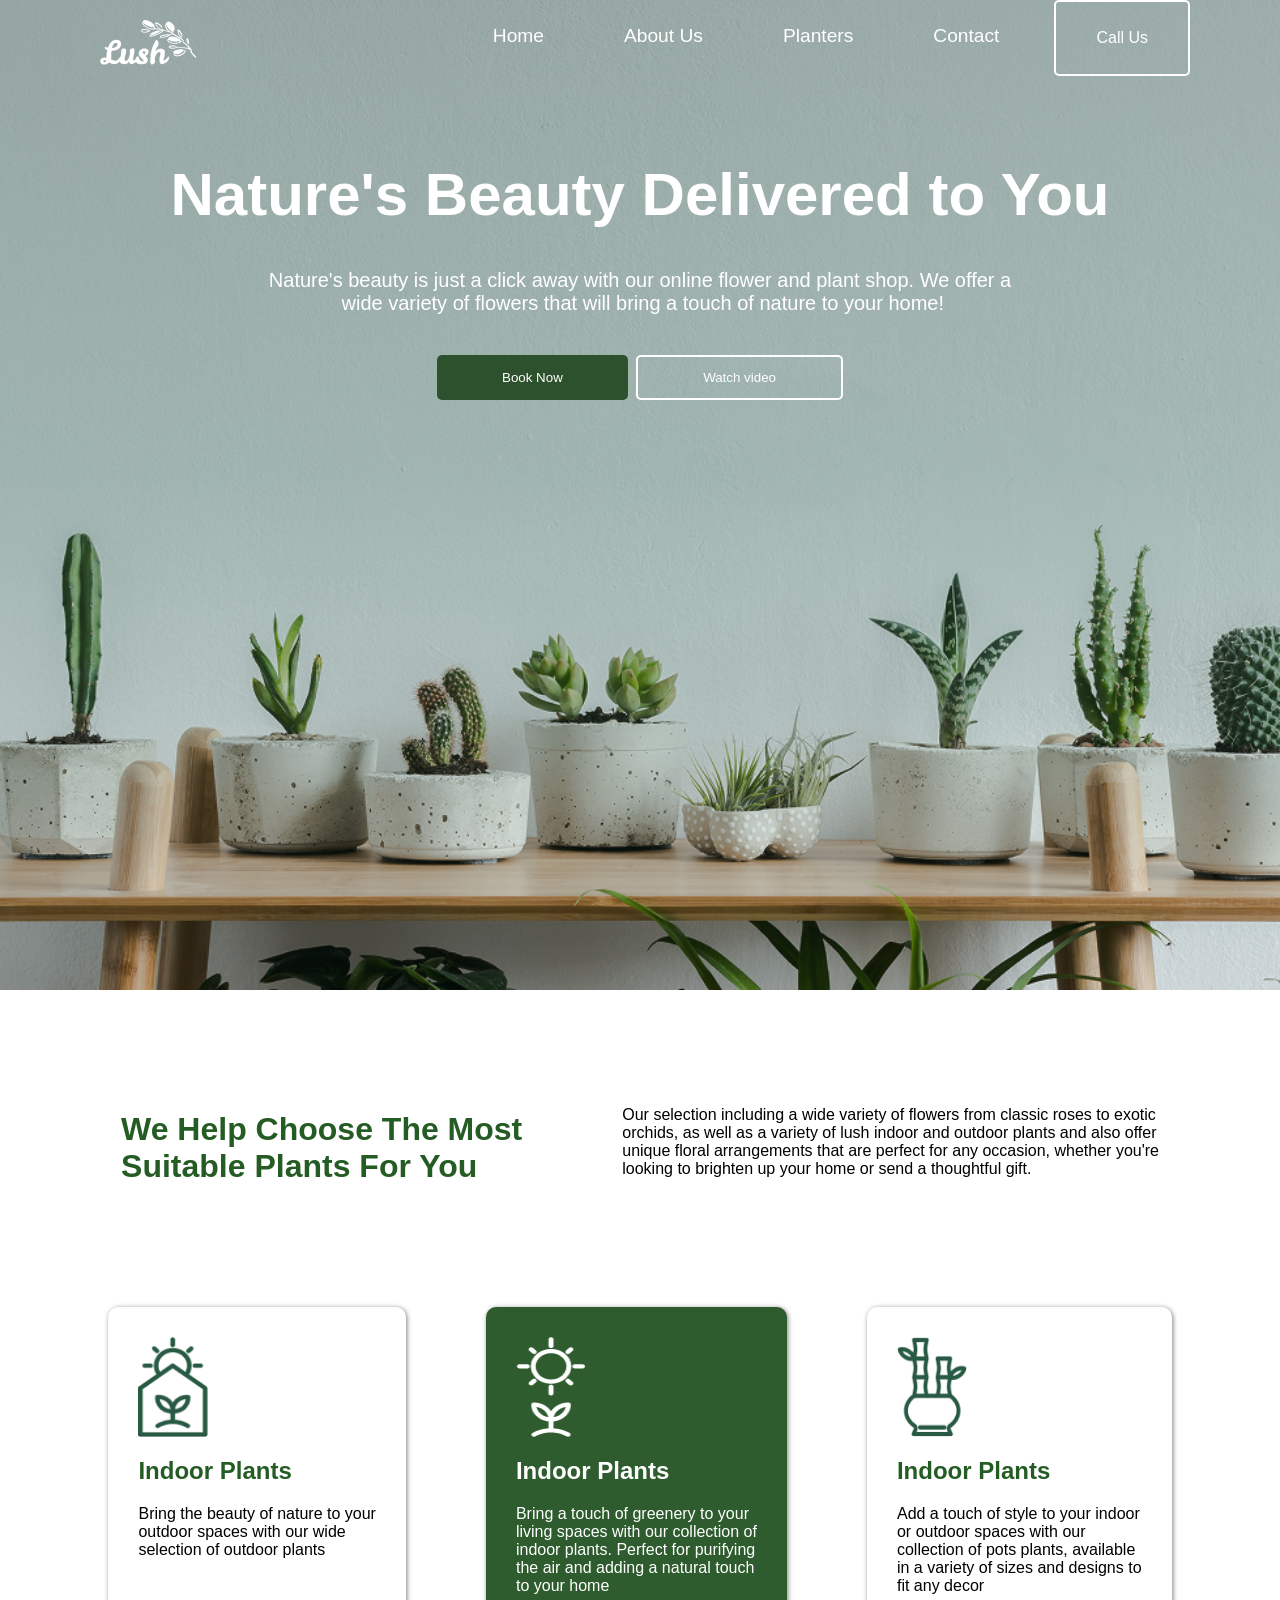
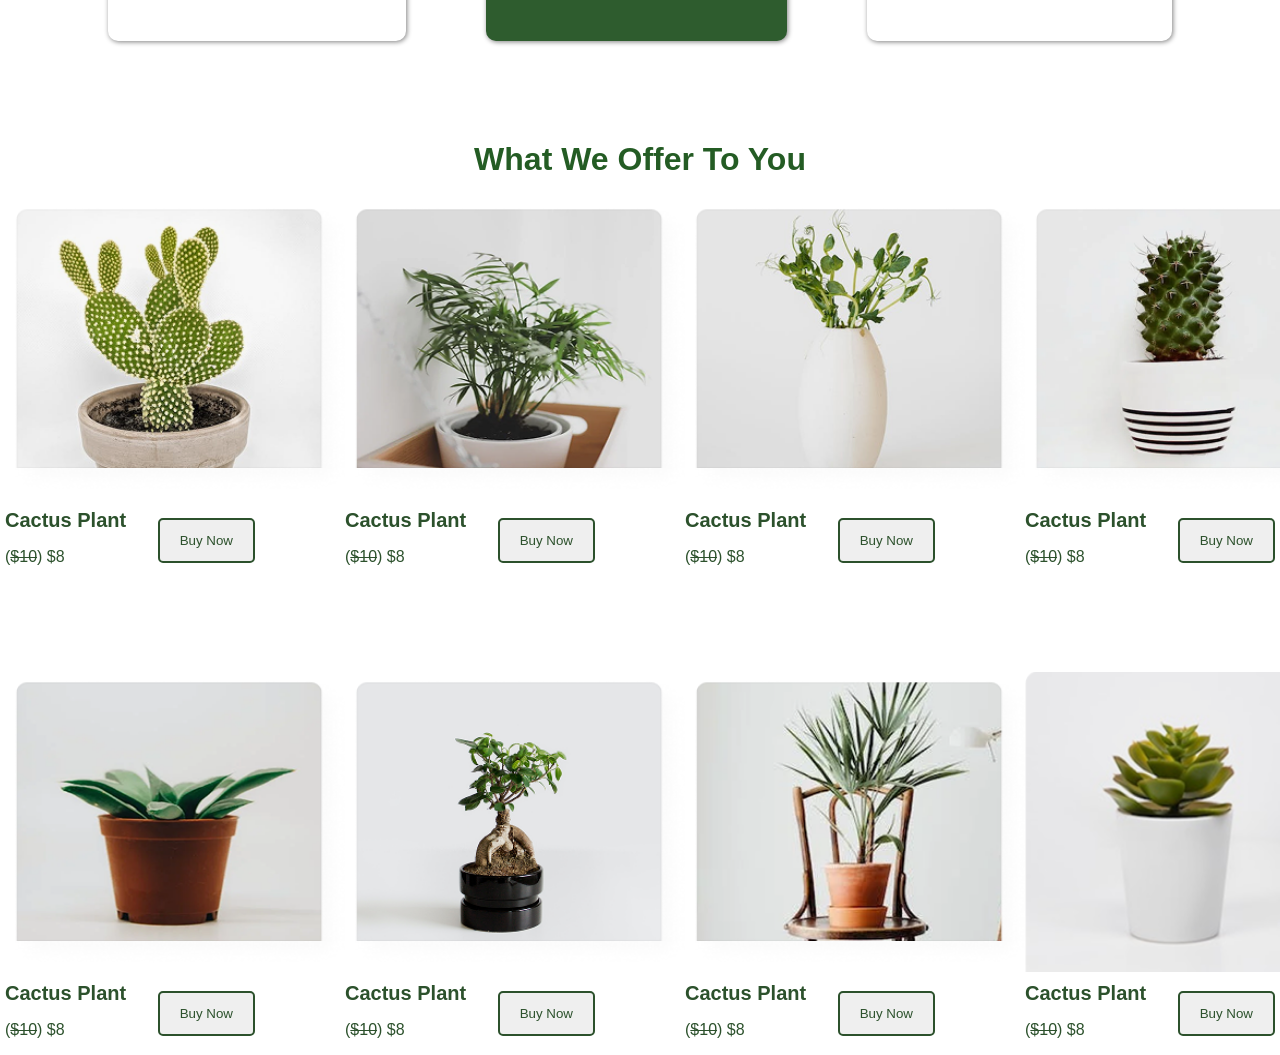
<file: main.html>
<html>
    <head>
        <meta charset="utf-8">
        <title>Nature's Beauty </title> 
        <link rel="stylesheet" type="text/css" href="css_style.css">
        </head>
        <body>
            <div class="bg-image">
                <div class="logo">
                    <img src="Assests/Web_Logo.png" width="150" height="150">
                </div>
                <div class="topnav">
                    <a class="active" href="#home">Home</a>
                    <a href="#aboutus">About Us</a>
                    <a href="#planters">Planters</a>
                    <a href="#contact">Contact</a>
                    <button class="callus-button">Call Us</a>
                </div> 
                <div class="text">
                    <h1>Nature's Beauty Delivered to You</h1>
                    <pre class="text1">Nature's beauty is just a click away with our online flower and plant shop. We offer a
 wide variety of flowers that will bring a touch of nature to your home!</pre>
                    <button class="button1" type="button">Book Now</button>
                    <button class="b2" type="button">Watch video</button>
                </div>  
            </div> 
            <div class="text-container">
                <div class="text2">
                <h1>We Help Choose The Most <br>
                    Suitable Plants For You</h1>   
                <p>Our selection including a wide variety of flowers from classic roses to exotic<br>
                    orchids, as well as a variety of lush indoor and outdoor plants and also offer<br>
                    unique floral arrangements that are perfect for any occasion, whether you're <br>
                    looking to brighten up your home or send a thoughtful gift. </p>

                </div>
            </div>
            <div class="card">
                <div class="card1">
                    <img src="Assests/Type_1.png" width="70" height="100">
                    <h2>Indoor Plants</h2>
                    <p>Bring the beauty of nature to your<br> outdoor spaces with our wide<br>
                    selection of outdoor plants</p>
                    </div>
                <div class="card2">
                    <img src="Assests/Type_2.png" width="70" height="100">
                    <h2>Indoor Plants</h2>
                    <p>Bring a touch of greenery to your<br>
                        living spaces with our collection of<br>
                        indoor plants. Perfect for purifying<br>
                    the air and adding a natural touch<br>
                to your home</p>
                    </div>
                <div class="card1">
                    <img src="Assests/Type_3.png" width="70" height="100">
                    <h2>Indoor Plants</h2>
                    <p>Add a touch of style to your indoor<br>
                    or outdoor spaces with our<br>
                    collection of pots plants, available<br>
                    in a variety of sizes and designs to<br>
                    fit any decor</p>
                </div>
            </div>
            <h1 style="text-align: center; margin-top: 100px; color:  rgb(36, 92, 36);"> What We Offer To You</h1>
            <div class="plant">
                <div class="plant1">
                    <img src="Assests/Product_Plant_1.png" width="350" height="300">
                    <div class="name">
                        <div class="name-content">
                            <h2>Cactus Plant</h2>
                            <p>(<del>$10</del>) $8</p>
                        </div>
                        <button class="b3" type="button">Buy Now</button>
                    </div>  
                </div>
                <div class="plant1">
                    <img src="Assests/Product_Plant_2.png" width="350" height="300">
                    <div class="name">
                        <div class="name-content">
                            <h2>Cactus Plant</h2>
                            <p>(<del>$10</del>) $8</p>
                        </div>
                        <button class="b3" type="button">Buy Now</button>
                    </div>  
                </div>
                <div class="plant1">
                    <img src="Assests/Product_Plant_3.png" width="350" height="300">
                    <div class="name">
                        <div class="name-content">
                            <h2>Cactus Plant</h2>
                            <p>(<del>$10</del>) $8</p>
                        </div>
                        <button class="b3" type="button">Buy Now</button>
                    </div>  
                </div>
                <div class="plant1">
                    <img src="Assests/Product_Plant_4.png" width="350" height="300">
                    <div class="name">
                        <div class="name-content">
                            <h2>Cactus Plant</h2>
                            <p>(<del>$10</del>) $8</p>
                        </div>
                        <button class="b3" type="button">Buy Now</button>
                    </div>  
                </div>
                <div class="plant1">
                    <img src="Assests/Product_Plant_5.png" width="350" height="300">
                    <div class="name">
                        <div class="name-content">
                            <h2>Cactus Plant</h2>
                            <p>(<del>$10</del>) $8</p>
                        </div>
                        <button class="b3" type="button">Buy Now</button>
                    </div>  
                </div>
                <div class="plant1">
                    <img src="Assests/Product_Plant_6.png" width="350" height="300">
                    <div class="name">
                        <div class="name-content">
                            <h2>Cactus Plant</h2>
                            <p>(<del>$10</del>) $8</p>
                        </div>
                        <button class="b3" type="button">Buy Now</button>
                    </div>  
                </div>
                <div class="plant1">
                    <img src="Assests/Product_Plant_7.png" width="350" height="300">
                    <div class="name">
                        <div class="name-content">
                            <h2>Cactus Plant</h2>
                            <p>(<del>$10</del>) $8</p>
                        </div>
                        <button class="b3" type="button">Buy Now</button>
                    </div>  
                </div>
                <div class="plant1">
                    <img src="Assests/Product_Plant_8.png" width="300" height="300">
                    <div class="name">
                        <div class="name-content">
                            <h2>Cactus Plant</h2>
                            <p>(<del>$10</del>) $8</p>
                        </div>
                        <button class="b3" type="button">Buy Now</button>
                    </div>  
                </div>
            </div>
</file>
<file: css_style.css>
body{
                margin: 0px;
                padding: 0px;  
            }
            
            *{
                font-family: Arial, Helvetica, sans-serif;
            }
            .topnav{
                overflow: hidden;
                float: right;
                display: flex;
                gap: 30px;
                margin-right: 90px;
            }
            .topnav a{
                color: white;   
                border-bottom: 2px solid transparent;
                margin-top: 0%;
                padding: 25px ;
                text-decoration: none;
                font-size: larger;
            }
            
            
            .topnav a::after {
                content: "";
                display: block;
                width: 0;
                height: 2px;
                background: white;
                
            }
            .topnav a:hover::after {
                width: 100%;
            }
            topnav a.active::after {
                width: 100%;
            }
            .callus-button {
                background-color: transparent;
                color: white;
                padding: 15px 40px;
                text-align: center;
                font-size: medium;
                border: 2px solid white;
                border-radius: 5px;
                box-sizing: border-box;
                cursor: pointer;
            }
            .bg-image {
                background-image: url("Assests/home_image.png");
                background-position: center;
                background-repeat: no-repeat;
                background-size: cover;
                position: relative;
                height: 110%;
                width: 100%;
            } 
            .logo{
                position: absolute;
                top: 10px;
                left: 100px;
               cursor: pointer; 
            }  
            .logo img{
                width: 100%;
                height: 100%;
                align-items: center;
            }
            .text {
                padding: 120px;
                text-align: center;
                font-size: 30px;
                color: white;
            }
            .text1 {
                font-size: 20px;
                text-align: center;
                margin-top: 0px;
            }
            .button1 {
                background-color:rgb(44, 81, 44);
                color: white;
                padding: 15px 65px;
                margin-top: 15px;
                text-align: center;
                border: none;
                border-radius: 5px;
                cursor: pointer;
            }
            .button1:hover {
                background-color: rgb(34, 61, 34);
            }
            .b2 {
                background-color: transparent;
                color: white;
                padding: 13px 65px;
                margin-top: 20px;
                text-align: center;
                border: 2px solid white;
                border-radius: 5px;
                cursor: pointer;
            }
            .text-container{
                display: flex;
                flex-direction: column;
            }
    
            .text2 {
                display:flex;
                padding: 100px;
                gap: 100px;
                justify-content: center;
            } 
            .text2 h1 {
                color: rgb(36, 92, 36);
            }     
            .card{
                display: flex;
                gap: 80px;
                justify-content: center;
                
            }
            .card1 {
                box-shadow: 1px 1px 5px grey;
                padding: 30px;
                border-radius: 10px;
            }
            .card2 {
                background: rgb(46, 92, 46);
                color: white;
                box-shadow: 1px 1px 5px grey;
                padding: 30px;
                border-radius: 10px;
            }
            .card1 h2{
                color:rgb(36, 92, 36);
            }
            .plant{
                display: flex;
                justify-content: center;
                gap: 90px;
                flex-flow: row wrap;
                
            }
            .plant1 {
                width:250px;
                display: flex;
                flex-direction: column;

                background: white;
            }
            .name {
                justify-content: space-between;
                align-items: center;
                display: flex;
                color:rgb(44, 81, 44);
            }
            .name-content h2 {
                margin: 10px 0px;
                font-size: 20px;
                margin-right: 20px;
            }
            .b3{
                color: rgb(44, 81, 44);
                border: 2px solid rgb(44, 81, 44);
                border-radius: 5px;
                padding: 13px 20px;
                
            }
            .b3:hover {
                background-color:rgb(44, 81, 44);
                color: white;
            }
</file>
